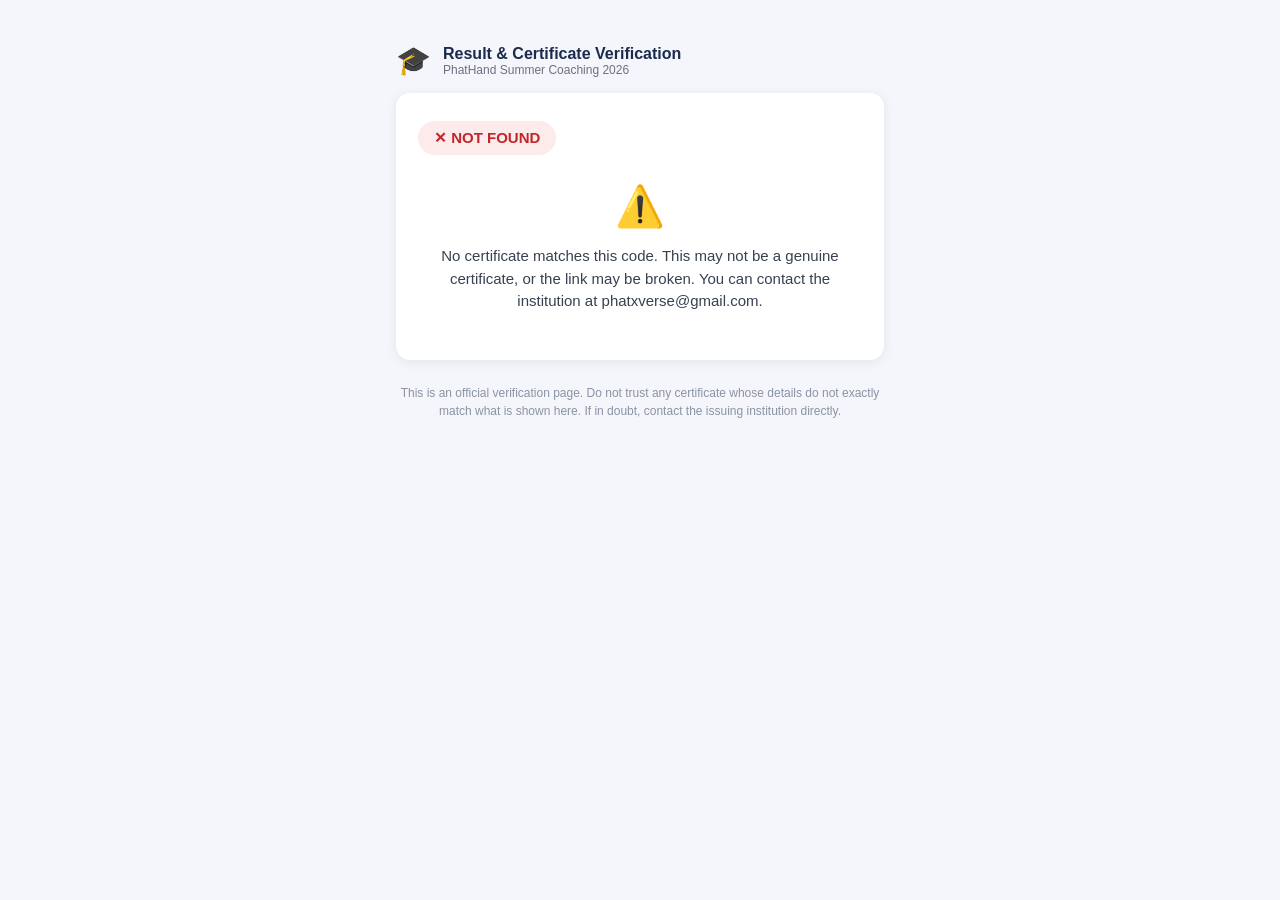
<file: verify/index.html>
<!DOCTYPE html>
<html lang="en">
<head>
<meta charset="UTF-8" />
<meta name="viewport" content="width=device-width, initial-scale=1.0, maximum-scale=1" />
<meta name="robots" content="noindex, nofollow" />
<title>Certificate Verification</title>
<link rel="icon" href="data:image/svg+xml,%3Csvg xmlns='http://www.w3.org/2000/svg' viewBox='0 0 100 100'%3E%3Ctext y='.9em' font-size='90'%3E🎓%3C/text%3E%3C/svg%3E" />
<link rel="stylesheet" href="/assets/style.css" />
</head>
<body>
  <div class="wrapper">
    <header class="header">
      <div class="header-inner">
        <div class="badge-icon">🎓</div>
        <div>
          <div class="brand" id="brand">Result &amp; Certificate Verification</div>
          <div class="brand-sub" id="brand-sub">Official verification portal</div>
        </div>
      </div>
    </header>

    <main class="card" id="card">
      <div id="loading" class="state">
        <div class="spinner"></div>
        <p>Verifying certificate…</p>
      </div>
    </main>

    <!-- Filled in by honour.js after a successful verification -->
    <section id="honour" class="honour hidden" aria-label="Honour roll"></section>

    <p class="disclaimer" id="disclaimer">
      This is an official verification page. Do not trust any certificate
      whose details do not exactly match what is shown here. If in doubt,
      contact the issuing institution directly.
    </p>
  </div>

  <script src="/assets/honour.js"></script>
  <script src="/assets/app.js"></script>
</body>
</html>
</file>
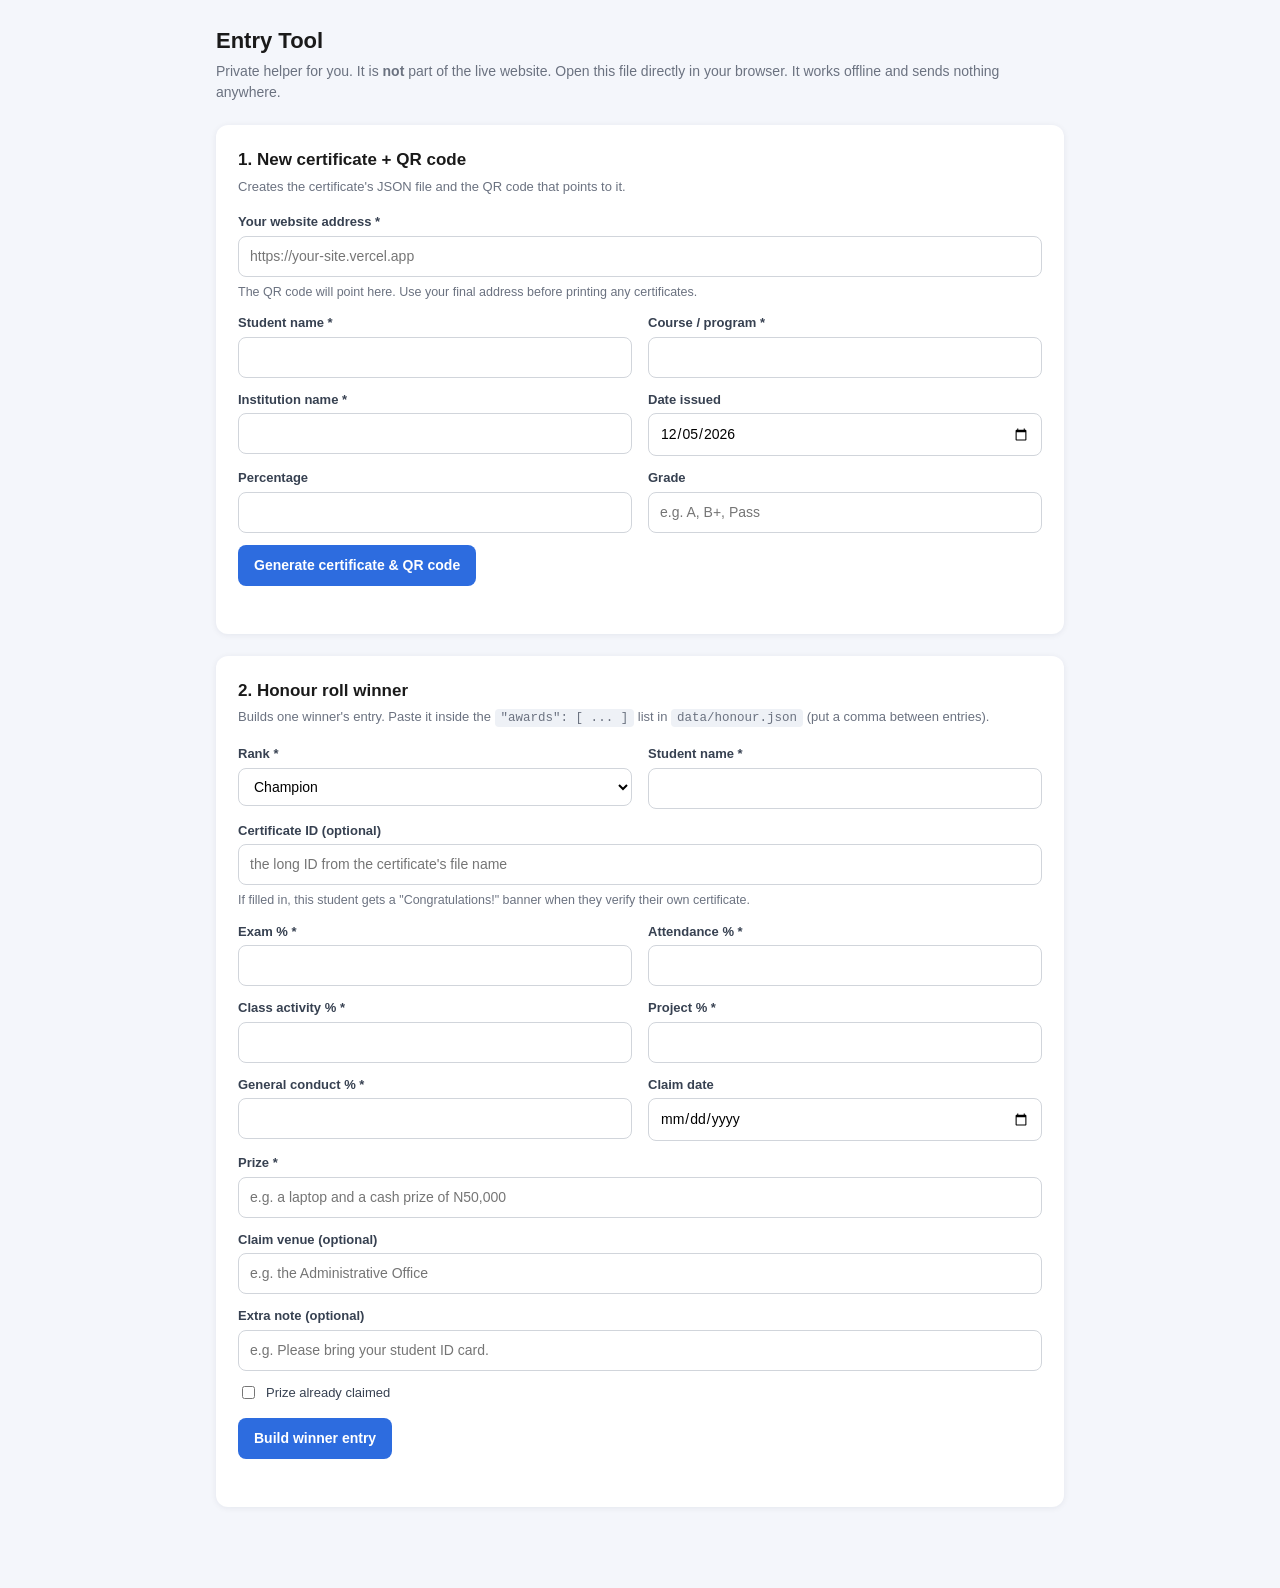
<file: tools/generator.html>
<!DOCTYPE html>
<html lang="en">
<head>
<meta charset="UTF-8" />
<meta name="viewport" content="width=device-width, initial-scale=1.0" />
<title>Entry Tool — Certificates, QR Codes &amp; Honour Roll</title>
<style>
  * { box-sizing: border-box; }
  body {
    margin: 0;
    font-family: -apple-system, BlinkMacSystemFont, "Segoe UI", Roboto, Helvetica, Arial, sans-serif;
    background: #f4f6fb;
    color: #1a1a1a;
    line-height: 1.5;
  }
  .page { max-width: 880px; margin: 0 auto; padding: 24px 16px 60px; }
  h1 { margin: 0 0 4px; font-size: 22px; }
  .lead { margin: 0 0 22px; color: #6b7280; font-size: 14px; }
  .panel {
    background: #fff;
    border-radius: 12px;
    padding: 22px;
    margin-bottom: 22px;
    box-shadow: 0 1px 6px rgba(20, 30, 60, 0.07);
  }
  h2 { margin: 0 0 4px; font-size: 17px; }
  .sub { margin: 0 0 16px; color: #6b7280; font-size: 13px; }
  .grid { display: grid; grid-template-columns: 1fr 1fr; gap: 12px 16px; }
  .span2 { grid-column: 1 / -1; }
  @media (max-width: 600px) { .grid { grid-template-columns: 1fr; } }
  label { display: block; font-size: 13px; font-weight: 600; margin-bottom: 4px; color: #374151; }
  input[type=text], input[type=number], input[type=date], select {
    width: 100%;
    padding: 9px 11px;
    border: 1px solid #d1d5db;
    border-radius: 8px;
    font: inherit;
    font-size: 14px;
    background: #fff;
  }
  label.check { display: flex; align-items: center; gap: 8px; font-weight: 500; }
  button {
    font: inherit; font-size: 14px; font-weight: 600;
    border: none; border-radius: 8px; padding: 10px 16px; cursor: pointer;
  }
  .primary { background: #2d6cdf; color: #fff; }
  .secondary { background: #eef1f6; color: #1a1a1a; }
  .error { color: #c0272d; font-size: 13px; min-height: 18px; margin-top: 8px; }
  .out { margin-top: 20px; border-top: 1px solid #eef1f6; padding-top: 18px; }
  .hidden { display: none; }
  .step { font-size: 13px; font-weight: 700; color: #1a2b4c; margin: 0 0 6px; }
  code.path { background: #eef1f6; padding: 2px 6px; border-radius: 4px; font-size: 12.5px; word-break: break-all; }
  pre {
    margin: 8px 0 10px;
    padding: 12px;
    background: #0f172a;
    color: #e2e8f0;
    border-radius: 8px;
    font-size: 12.5px;
    overflow-x: auto;
    white-space: pre-wrap;
    word-break: break-word;
  }
  .row { display: flex; gap: 10px; flex-wrap: wrap; align-items: center; }
  .qr-box { display: flex; gap: 18px; align-items: flex-start; flex-wrap: wrap; margin-top: 8px; }
  canvas { width: 200px; height: 200px; border: 1px solid #e5e9f2; border-radius: 8px; image-rendering: pixelated; }
  .note { font-size: 12.5px; color: #6b7280; margin-top: 6px; word-break: break-all; }
  .ok { color: #1a7f3c; font-size: 13px; font-weight: 600; }
</style>
</head>
<body>
<div class="page">
  <h1>Entry Tool</h1>
  <p class="lead">
    Private helper for you. It is <strong>not</strong> part of the live website. Open this file
    directly in your browser. It works offline and sends nothing anywhere.
  </p>

  <!-- ===================== Certificate ===================== -->
  <section class="panel">
    <h2>1. New certificate + QR code</h2>
    <p class="sub">Creates the certificate's JSON file and the QR code that points to it.</p>

    <form id="cert-form" class="grid" novalidate>
      <div class="span2">
        <label for="c-base">Your website address *</label>
        <input type="text" id="c-base" placeholder="https://your-site.vercel.app" />
        <div class="note">The QR code will point here. Use your final address before printing any certificates.</div>
      </div>
      <div><label for="c-student">Student name *</label><input type="text" id="c-student" /></div>
      <div><label for="c-course">Course / program *</label><input type="text" id="c-course" /></div>
      <div><label for="c-inst">Institution name *</label><input type="text" id="c-inst" /></div>
      <div><label for="c-date">Date issued</label><input type="date" id="c-date" /></div>
      <div><label for="c-pct">Percentage</label><input type="number" id="c-pct" step="0.01" min="0" max="100" /></div>
      <div><label for="c-grade">Grade</label><input type="text" id="c-grade" placeholder="e.g. A, B+, Pass" /></div>
      <div class="span2">
        <button type="submit" class="primary">Generate certificate &amp; QR code</button>
        <div class="error" id="c-error" role="alert"></div>
      </div>
    </form>

    <div class="out hidden" id="c-out">
      <p class="step">Step 1. Save this file in your project</p>
      <div>Save it as <code class="path" id="c-path"></code></div>
      <pre id="c-json"></pre>
      <div class="row">
        <button type="button" class="secondary" id="c-copy">Copy JSON</button>
        <button type="button" class="primary" id="c-download">Download file</button>
        <span class="ok" id="c-copied"></span>
      </div>

      <p class="step" style="margin-top:22px">Step 2. Put this QR code on the certificate</p>
      <div class="qr-box">
        <canvas id="c-qr" width="300" height="300"></canvas>
        <div>
          <button type="button" class="primary" id="c-qr-download">Download QR code (PNG)</button>
          <div class="note">Opens: <span id="c-url"></span></div>
          <div class="note">Also print this under the QR code, as a backup for people who can't scan:<br /><strong id="c-id"></strong></div>
        </div>
      </div>
    </div>
  </section>

  <!-- ===================== Honour roll ===================== -->
  <section class="panel">
    <h2>2. Honour roll winner</h2>
    <p class="sub">
      Builds one winner's entry. Paste it inside the <code class="path">"awards": [ ... ]</code> list in
      <code class="path">data/honour.json</code> (put a comma between entries).
    </p>

    <form id="award-form" class="grid" novalidate>
      <div>
        <label for="a-rank">Rank *</label>
        <select id="a-rank">
          <option value="champion">Champion</option>
          <option value="first_runner_up">First Runner-Up</option>
          <option value="second_runner_up">Second Runner-Up</option>
          <option value="consolation">Consolation Prize</option>
        </select>
      </div>
      <div><label for="a-name">Student name *</label><input type="text" id="a-name" /></div>
      <div class="span2">
        <label for="a-cert">Certificate ID (optional)</label>
        <input type="text" id="a-cert" placeholder="the long ID from the certificate's file name" />
        <div class="note">If filled in, this student gets a "Congratulations!" banner when they verify their own certificate.</div>
      </div>
      <div><label for="a-exam">Exam % *</label><input type="number" id="a-exam" step="0.01" min="0" max="100" /></div>
      <div><label for="a-att">Attendance % *</label><input type="number" id="a-att" step="0.01" min="0" max="100" /></div>
      <div><label for="a-act">Class activity % *</label><input type="number" id="a-act" step="0.01" min="0" max="100" /></div>
      <div><label for="a-proj">Project % *</label><input type="number" id="a-proj" step="0.01" min="0" max="100" /></div>
      <div><label for="a-cond">General conduct % *</label><input type="number" id="a-cond" step="0.01" min="0" max="100" /></div>
      <div><label for="a-claim">Claim date</label><input type="date" id="a-claim" /></div>
      <div class="span2">
        <label for="a-prize">Prize *</label>
        <input type="text" id="a-prize" placeholder="e.g. a laptop and a cash prize of N50,000" />
      </div>
      <div class="span2">
        <label for="a-venue">Claim venue (optional)</label>
        <input type="text" id="a-venue" placeholder="e.g. the Administrative Office" />
      </div>
      <div class="span2">
        <label for="a-note">Extra note (optional)</label>
        <input type="text" id="a-note" placeholder="e.g. Please bring your student ID card." />
      </div>
      <div class="span2"><label class="check"><input type="checkbox" id="a-claimed" /> Prize already claimed</label></div>
      <div class="span2">
        <button type="submit" class="primary">Build winner entry</button>
        <div class="error" id="a-error" role="alert"></div>
      </div>
    </form>

    <div class="out hidden" id="a-out">
      <pre id="a-json"></pre>
      <div class="row">
        <button type="button" class="secondary" id="a-copy">Copy entry</button>
        <span class="ok" id="a-copied"></span>
      </div>
    </div>
  </section>
</div>

<script src="vendor/qrcode.js"></script>
<script>
(function () {
  var $ = function (id) { return document.getElementById(id); };

  // ---------- small helpers ----------
  function store(key, value) {
    try { if (value !== undefined) localStorage.setItem(key, value); return localStorage.getItem(key); }
    catch (e) { return null; }
  }

  function randomHex(bytes) {
    var b = new Uint8Array(bytes);
    crypto.getRandomValues(b);
    return Array.prototype.map.call(b, function (x) { return ("0" + x.toString(16)).slice(-2); }).join("");
  }

  // A random version-4 UUID: 122 random bits, so it cannot be guessed.
  function uuid() {
    var b = new Uint8Array(16);
    crypto.getRandomValues(b);
    b[6] = (b[6] & 0x0f) | 0x40;
    b[8] = (b[8] & 0x3f) | 0x80;
    var h = Array.prototype.map.call(b, function (x) { return ("0" + x.toString(16)).slice(-2); }).join("");
    return h.slice(0, 8) + "-" + h.slice(8, 12) + "-" + h.slice(12, 16) + "-" + h.slice(16, 20) + "-" + h.slice(20);
  }

  function copyText(text, flagEl) {
    function done(msg) { flagEl.textContent = msg; setTimeout(function () { flagEl.textContent = ""; }, 2500); }
    if (navigator.clipboard && navigator.clipboard.writeText) {
      navigator.clipboard.writeText(text).then(function () { done("Copied ✓"); }, fallback);
    } else { fallback(); }
    function fallback() {
      var t = document.createElement("textarea");
      t.value = text; document.body.appendChild(t); t.select();
      try { document.execCommand("copy"); done("Copied ✓"); } catch (e) { done("Select the text and copy it manually"); }
      document.body.removeChild(t);
    }
  }

  function downloadBlob(blob, filename) {
    var a = document.createElement("a");
    a.href = URL.createObjectURL(blob);
    a.download = filename;
    document.body.appendChild(a); a.click(); document.body.removeChild(a);
    setTimeout(function () { URL.revokeObjectURL(a.href); }, 1000);
  }

  function drawQr(canvas, text) {
    var qr = qrcode(0, "M");            // type 0 = pick the smallest size that fits
    qr.addData(text);
    qr.make();
    var n = qr.getModuleCount(), margin = 4;
    var scale = Math.max(4, Math.floor(600 / (n + margin * 2)));
    var size = (n + margin * 2) * scale;
    canvas.width = canvas.height = size;
    var ctx = canvas.getContext("2d");
    ctx.fillStyle = "#fff"; ctx.fillRect(0, 0, size, size);
    ctx.fillStyle = "#000";
    for (var r = 0; r < n; r++)
      for (var c = 0; c < n; c++)
        if (qr.isDark(r, c)) ctx.fillRect((c + margin) * scale, (r + margin) * scale, scale, scale);
  }

  // ---------- remember the boring fields ----------
  $("c-base").value = store("rv_base") || "";
  $("c-inst").value = store("rv_inst") || "";
  $("c-date").value = new Date().toISOString().slice(0, 10);

  // ---------- certificate ----------
  var current = null;

  $("cert-form").addEventListener("submit", function (e) {
    e.preventDefault();
    var err = $("c-error"); err.textContent = "";

    var base = $("c-base").value.trim().replace(/\/+$/, "");
    var student = $("c-student").value.trim();
    var course = $("c-course").value.trim();
    var inst = $("c-inst").value.trim();
    var pctRaw = $("c-pct").value.trim();
    var grade = $("c-grade").value.trim();
    var date = $("c-date").value;

    if (!/^https:\/\/[^\s/]+/i.test(base) && !/^http:\/\/(localhost|127\.0\.0\.1)(:\d+)?/i.test(base)) {
      err.textContent = "Enter your website address starting with https:// (for example https://your-site.vercel.app)."; return;
    }
    if (!student || !course || !inst) { err.textContent = "Student name, course and institution are required."; return; }
    if (pctRaw !== "" && (isNaN(Number(pctRaw)) || Number(pctRaw) < 0 || Number(pctRaw) > 100)) {
      err.textContent = "Percentage must be a number from 0 to 100."; return;
    }

    var id = uuid();
    var record = { certificate_code: "CERT-" + randomHex(4).toUpperCase(), student_name: student, course_name: course };
    if (pctRaw !== "") record.percentage = Number(pctRaw);
    if (grade) record.grade = grade;
    if (date) record.date_issued = date;
    record.institution_name = inst;
    record.status = "active";

    var json = JSON.stringify(record, null, 2) + "\n";
    var url = base + "/verify/" + id;
    current = { id: id, code: record.certificate_code, json: json, url: url };

    store("rv_base", base); store("rv_inst", inst);

    $("c-path").textContent = "data/certificates/" + id + ".json";
    $("c-json").textContent = json;
    $("c-url").textContent = url;
    $("c-id").textContent = id;
    drawQr($("c-qr"), url);
    $("c-out").classList.remove("hidden");
    $("c-out").scrollIntoView({ behavior: "smooth", block: "start" });
  });

  $("c-copy").addEventListener("click", function () { if (current) copyText(current.json, $("c-copied")); });
  $("c-download").addEventListener("click", function () {
    if (current) downloadBlob(new Blob([current.json], { type: "application/json" }), current.id + ".json");
  });
  $("c-qr-download").addEventListener("click", function () {
    if (!current) return;
    $("c-qr").toBlob(function (blob) { downloadBlob(blob, current.code + "-qr.png"); }, "image/png");
  });

  // ---------- honour roll entry ----------
  var awardJson = "";

  $("award-form").addEventListener("submit", function (e) {
    e.preventDefault();
    var err = $("a-error"); err.textContent = "";

    var name = $("a-name").value.trim();
    var prize = $("a-prize").value.trim();
    if (!name || !prize) { err.textContent = "Student name and prize are required."; return; }

    var fields = [["exam", "a-exam", "Exam"], ["attendance", "a-att", "Attendance"],
                  ["class_activity", "a-act", "Class activity"], ["project", "a-proj", "Project"],
                  ["conduct", "a-cond", "General conduct"]];
    var perf = {};
    for (var i = 0; i < fields.length; i++) {
      var raw = $(fields[i][1]).value.trim();
      var n = Number(raw);
      if (raw === "" || isNaN(n) || n < 0 || n > 100) { err.textContent = fields[i][2] + " must be a number from 0 to 100."; return; }
      perf[fields[i][0]] = n;
    }

    var entry = { rank: $("a-rank").value, student_name: name };
    var cert = $("a-cert").value.trim();
    if (cert) entry.certificate_id = cert;
    entry.performance = perf;
    entry.prize = prize;
    if ($("a-claim").value) entry.claim_date = $("a-claim").value;
    if ($("a-venue").value.trim()) entry.claim_venue = $("a-venue").value.trim();
    if ($("a-note").value.trim()) entry.note = $("a-note").value.trim();
    entry.claimed = $("a-claimed").checked;

    awardJson = JSON.stringify(entry, null, 2);
    $("a-json").textContent = awardJson;
    $("a-out").classList.remove("hidden");
  });

  $("a-copy").addEventListener("click", function () { if (awardJson) copyText(awardJson, $("a-copied")); });
})();
</script>
</body>
</html>
</file>
<file: assets/style.css>
* {
  box-sizing: border-box;
}

body {
  margin: 0;
  font-family: -apple-system, BlinkMacSystemFont, "Segoe UI", Roboto, Helvetica, Arial, sans-serif;
  background: #f4f6fb;
  color: #1a1a1a;
  min-height: 100vh;
}

.wrapper {
  max-width: 520px;
  margin: 0 auto;
  padding: 0 16px 40px;
}

.header {
  padding: 24px 0 16px;
}

.header-inner {
  display: flex;
  align-items: center;
  gap: 12px;
}

.badge-icon {
  font-size: 28px;
}

.brand {
  font-weight: 700;
  font-size: 16px;
  color: #1a2b4c;
}

.brand-sub {
  font-size: 12px;
  color: #6b7280;
}

.card {
  background: white;
  border-radius: 14px;
  box-shadow: 0 2px 12px rgba(20, 30, 60, 0.08);
  padding: 28px 22px;
  min-height: 200px;
}

.state {
  text-align: center;
  padding: 30px 0;
}

.spinner {
  width: 34px;
  height: 34px;
  border: 3px solid #dbe4f7;
  border-top-color: #2d6cdf;
  border-radius: 50%;
  margin: 0 auto 16px;
  animation: spin 0.8s linear infinite;
}

@keyframes spin {
  to { transform: rotate(360deg); }
}

.status-badge {
  display: inline-flex;
  align-items: center;
  gap: 8px;
  font-weight: 700;
  font-size: 15px;
  padding: 8px 16px;
  border-radius: 999px;
  margin-bottom: 18px;
}

.status-badge.verified {
  background: #e6f7ec;
  color: #1a7f3c;
}

.status-badge.revoked {
  background: #fdeaea;
  color: #c0272d;
}

.status-badge.not_found,
.status-badge.tampered {
  background: #fdeaea;
  color: #c0272d;
}

.result-row {
  display: flex;
  justify-content: space-between;
  gap: 12px;
  padding: 11px 0;
  border-bottom: 1px solid #eef1f6;
  font-size: 14px;
}

.result-row:last-child {
  border-bottom: none;
}

.result-label {
  color: #6b7280;
  flex-shrink: 0;
}

.result-value {
  font-weight: 600;
  text-align: right;
  color: #1a1a1a;
}

.message-box {
  text-align: center;
  padding: 10px 0 4px;
}

.message-icon {
  font-size: 40px;
  margin-bottom: 10px;
}

.message-text {
  font-size: 15px;
  color: #374151;
  line-height: 1.5;
}

.cert-code {
  text-align: center;
  font-size: 12px;
  color: #9ca3af;
  margin-top: 16px;
  font-family: monospace;
}

.disclaimer {
  font-size: 12px;
  color: #8a93a3;
  text-align: center;
  line-height: 1.5;
  margin-top: 24px;
}

@media (min-width: 540px) {
  .wrapper {
    padding-top: 20px;
  }
}

/* =====================================================================
   Honour roll
   ===================================================================== */
.hidden { display: none !important; }
body.honour-lock { overflow: hidden; }

.honour {
  margin-top: 28px;
}

.honour-head {
  text-align: center;
  padding: 0 4px 6px;
}

.honour-eyebrow {
  font-size: 12px;
  font-weight: 700;
  letter-spacing: 0.08em;
  text-transform: uppercase;
  color: #b7791f;
}

.honour-title {
  margin: 6px 0 8px;
  font-size: 22px;
  color: #1a2b4c;
}

.honour-intro {
  margin: 0 auto;
  font-size: 13.5px;
  line-height: 1.6;
  color: #4b5563;
  max-width: 440px;
}

.honour-banner {
  margin-top: 16px;
  background: linear-gradient(135deg, #fff8e1, #ffeeba);
  border: 1px solid #f3d27a;
  border-radius: 12px;
  padding: 14px 16px;
  text-align: center;
}

.honour-banner-text {
  font-size: 14px;
  color: #5c4308;
  line-height: 1.5;
}

.honour-banner-btn {
  margin-top: 10px;
  font: inherit;
  font-size: 13px;
  font-weight: 700;
  color: #fff;
  background: #1a2b4c;
  border: none;
  border-radius: 999px;
  padding: 9px 18px;
  cursor: pointer;
}

.honour-list {
  display: flex;
  flex-direction: column;
  gap: 10px;
  margin-top: 18px;
}

.honour-card {
  --accent: #0f766e;
  --tint: #e6f6f4;
  display: flex;
  align-items: center;
  gap: 14px;
  width: 100%;
  text-align: left;
  font: inherit;
  color: inherit;
  background: #fff;
  border: 1px solid #e5e9f2;
  border-left: 5px solid var(--accent);
  border-radius: 12px;
  padding: 14px 14px;
  box-shadow: 0 1px 6px rgba(20, 30, 60, 0.06);
  cursor: pointer;
  transition: transform 0.15s ease, box-shadow 0.15s ease;
}

.honour-card:hover,
.honour-card:focus-visible {
  transform: translateY(-1px);
  box-shadow: 0 4px 14px rgba(20, 30, 60, 0.12);
  outline: none;
}

.honour-card:focus-visible {
  outline: 2px solid var(--accent);
  outline-offset: 2px;
}

.honour-medal {
  flex-shrink: 0;
  width: 46px;
  height: 46px;
  border-radius: 50%;
  background: var(--tint);
  display: flex;
  align-items: center;
  justify-content: center;
  font-size: 24px;
}

.honour-card-body {
  display: flex;
  flex-direction: column;
  min-width: 0;
  flex: 1;
}

.honour-rank {
  font-size: 11px;
  font-weight: 700;
  letter-spacing: 0.06em;
  text-transform: uppercase;
  color: var(--accent);
}

.honour-name {
  font-size: 16px;
  font-weight: 700;
  color: #1a1a1a;
  overflow-wrap: anywhere;
}

.honour-tagline {
  font-size: 12px;
  color: #6b7280;
}

.honour-chevron {
  font-size: 26px;
  line-height: 1;
  color: #b4bccb;
}

.honour-hint {
  text-align: center;
  font-size: 12px;
  color: #8a93a3;
  margin: 14px 0 0;
}

/* Rank colours */
.rank-champion      { --accent: #b7791f; --tint: #fff3cd; }
.rank-first         { --accent: #5b6b82; --tint: #e8edf4; }
.rank-second        { --accent: #a0612b; --tint: #f8e7d6; }
.rank-consolation   { --accent: #0f766e; --tint: #dff3f0; }

/* The champion's card gets a little extra presence */
.honour-card.rank-champion {
  background: linear-gradient(135deg, #fffdf4, #fff6d9);
  border-color: #f0dca0;
  padding: 18px 14px;
}
.honour-card.rank-champion .honour-name { font-size: 18px; }
.honour-card.rank-champion .honour-medal { width: 54px; height: 54px; font-size: 29px; }

/* ---------- Performance modal ---------- */
.honour-modal {
  position: fixed;
  inset: 0;
  z-index: 100;
  display: flex;
  align-items: flex-end;
  justify-content: center;
}

.honour-modal-backdrop {
  position: absolute;
  inset: 0;
  background: rgba(15, 23, 42, 0.55);
}

.honour-modal-sheet {
  position: relative;
  width: 100%;
  max-width: 520px;
  max-height: 92vh;
  overflow-y: auto;
  background: #fff;
  border-radius: 18px 18px 0 0;
  padding-bottom: 24px;
  animation: sheet-up 0.22s ease-out;
}

@keyframes sheet-up {
  from { transform: translateY(24px); opacity: 0; }
  to   { transform: translateY(0); opacity: 1; }
}

@media (min-width: 540px) {
  .honour-modal { align-items: center; padding: 16px; }
  .honour-modal-sheet { border-radius: 18px; }
}

.honour-modal-close {
  position: absolute;
  top: 10px;
  right: 12px;
  z-index: 2;
  width: 36px;
  height: 36px;
  border: none;
  border-radius: 50%;
  background: rgba(255, 255, 255, 0.85);
  color: #4b5563;
  font-size: 24px;
  line-height: 1;
  cursor: pointer;
}

.honour-loading,
.honour-error {
  text-align: center;
  padding: 48px 24px;
  font-size: 14px;
  color: #4b5563;
  line-height: 1.6;
}

.detail-head {
  text-align: center;
  padding: 30px 20px 22px;
  background: linear-gradient(180deg, var(--tint), #fff);
  border-radius: 18px 18px 0 0;
}

.detail-medal { font-size: 44px; line-height: 1; }

.detail-rank {
  margin-top: 8px;
  font-size: 12px;
  font-weight: 700;
  letter-spacing: 0.08em;
  text-transform: uppercase;
  color: var(--accent);
}

.detail-name {
  margin: 4px 0 2px;
  font-size: 22px;
  color: #1a1a1a;
  overflow-wrap: anywhere;
}

.detail-season { font-size: 12.5px; color: #6b7280; }

.detail-section { padding: 6px 22px 0; }

.detail-heading {
  margin: 18px 0 10px;
  font-size: 13px;
  font-weight: 700;
  letter-spacing: 0.05em;
  text-transform: uppercase;
  color: #1a2b4c;
}

.perf-row {
  display: grid;
  grid-template-columns: 1fr auto;
  gap: 6px 12px;
  align-items: baseline;
  margin-bottom: 14px;
}

.perf-label { font-size: 14px; color: #374151; }
.perf-value { font-size: 14px; font-weight: 700; color: #1a1a1a; }

.bar {
  grid-column: 1 / -1;
  height: 9px;
  border-radius: 999px;
  background: #eef1f6;
  overflow: hidden;
}

.bar-fill {
  height: 100%;
  border-radius: 999px;
  background: var(--accent);
  transition: width 0.7s cubic-bezier(0.22, 1, 0.36, 1);
}

@media (prefers-reduced-motion: reduce) {
  .bar-fill, .honour-card, .honour-modal-sheet { transition: none; animation: none; }
}

/* The reward write-up sits under the performance bars */
.reward-card {
  margin: 8px 22px 0;
  padding: 2px 18px 18px;
  background: #fafbfd;
  border: 1px solid #e8ecf4;
  border-radius: 12px;
}

.reward-text {
  margin: 0 0 10px;
  font-size: 14px;
  line-height: 1.65;
  color: #374151;
}

.reward-note {
  margin: 0 0 10px;
  font-size: 13px;
  line-height: 1.6;
  color: #4b5563;
}

.reward-status {
  margin-top: 6px;
  padding: 10px 12px;
  border-radius: 8px;
  font-size: 13px;
  font-weight: 600;
  line-height: 1.5;
}
.reward-status.claimed { background: #e6f7ec; color: #1a7f3c; }
.reward-status.overdue { background: #fff4e5; color: #9a5b00; }

/* .reward-card already has side margins; don't double the padding */
.detail-section.reward-card { padding-left: 18px; padding-right: 18px; }

/* =====================================================================
   Landing page
   ===================================================================== */
.lookup-label {
  display: block;
  font-size: 13px;
  font-weight: 600;
  color: #374151;
  margin-bottom: 6px;
}

.lookup-input {
  width: 100%;
  padding: 12px 14px;
  border: 1px solid #d1d5db;
  border-radius: 10px;
  font: inherit;
  font-size: 14px;
}

.lookup-input:focus {
  outline: 2px solid #2d6cdf;
  outline-offset: 1px;
  border-color: transparent;
}

.lookup-btn {
  width: 100%;
  margin-top: 14px;
  padding: 12px;
  border: none;
  border-radius: 10px;
  background: #2d6cdf;
  color: #fff;
  font: inherit;
  font-size: 15px;
  font-weight: 700;
  cursor: pointer;
}

.lookup-help {
  margin: 14px 0 0;
  font-size: 12.5px;
  line-height: 1.6;
  color: #6b7280;
}

.lookup-error {
  min-height: 18px;
  margin-top: 10px;
  font-size: 13px;
  color: #c0272d;
}
</file>
